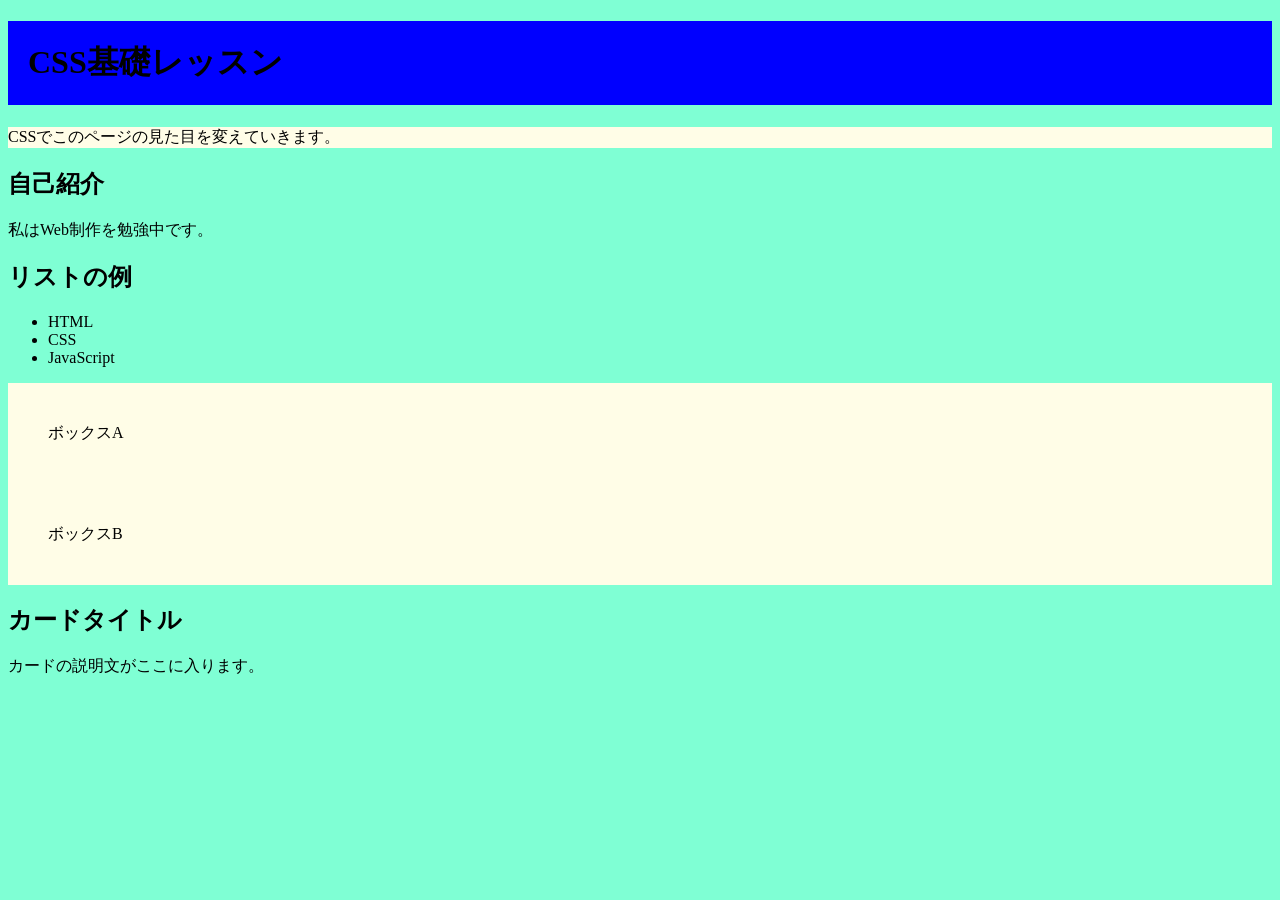
<file: exercises/lesson02/index.html>
<!doctype html>
<html lang="ja">
  <head>
    <meta charset="UTF-8" />
    <meta name="viewport" content="width=device-width, initial-scale=1.0" />
    <title>CSS基礎レッスン</title>
    <link rel="stylesheet" href="style.css" />
  </head>
  <body>
    <h1>CSS基礎レッスン</h1>
    <p class="highlight">CSSでこのページの見た目を変えていきます。</p>

    <h2>自己紹介</h2>
    <p>私はWeb制作を勉強中です。</p>

    <h2>リストの例</h2>
    <ul>
      <li>HTML</li>
      <li>CSS</li>
      <li>JavaScript</li>
    </ul>

    <div class="box">ボックスA</div>
    <div class="box">ボックスB</div>

    <div class="card">
      <h2>カードタイトル</h2>
      <p>カードの説明文がここに入ります。</p>
    </div>
  </body>
</html>
</file>
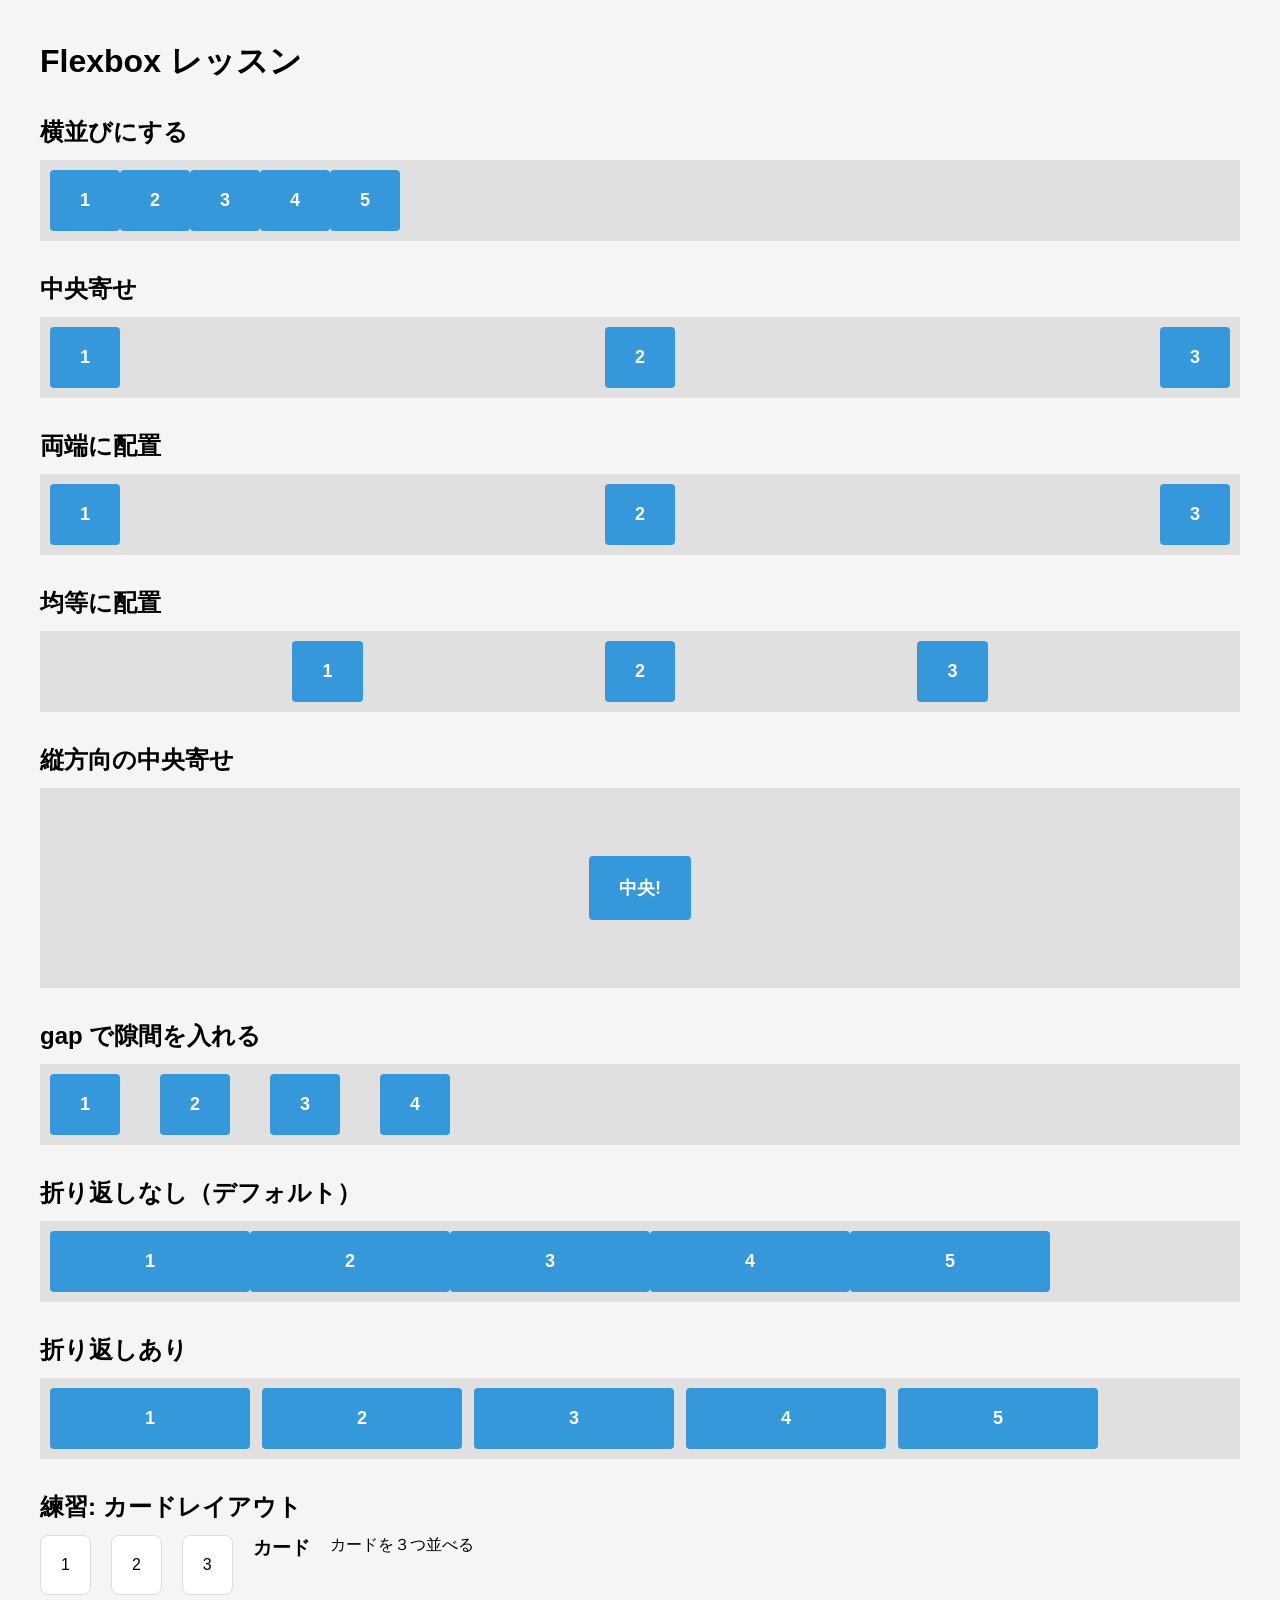
<file: exercises/lesson03/index.html>
<!doctype html>
<html lang="ja">
  <head>
    <meta charset="UTF-8" />
    <meta name="viewport" content="width=device-width, initial-scale=1.0" />
    <title>Flexboxレッスン</title>
    <link rel="stylesheet" href="style.css" />
  </head>
  <body>
    <h1>Flexbox レッスン</h1>

    <!-- Step 1: display: flex で横並び -->
    <h2>横並びにする</h2>
    <div class="container">
      <div class="item">1</div>
      <div class="item">2</div>
      <div class="item">3</div>
      <div class="item">4</div>
      <div class="item">5</div>
    </div>

    <!-- Step 2: justify-content -->
    <h2>中央寄せ</h2>
    <div class="container jc-center">
      <div class="item">1</div>
      <div class="item">2</div>
      <div class="item">3</div>
    </div>

    <h2>両端に配置</h2>
    <div class="container jc-between">
      <div class="item">1</div>
      <div class="item">2</div>
      <div class="item">3</div>
    </div>

    <h2>均等に配置</h2>
    <div class="container jc-evenly">
      <div class="item">1</div>
      <div class="item">2</div>
      <div class="item">3</div>
    </div>

    <!-- Step 3: align-items: center -->
    <h2>縦方向の中央寄せ</h2>
    <div class="container center-both">
      <div class="item">中央!</div>
    </div>

    <!-- Step 4: gap -->
    <h2>gap で隙間を入れる</h2>
    <div class="container gap-demo">
      <div class="item">1</div>
      <div class="item">2</div>
      <div class="item">3</div>
      <div class="item">4</div>
    </div>

    <!-- Step 5: flex-wrap -->
    <h2>折り返しなし（デフォルト）</h2>
    <div class="container nowrap-demo">
      <div class="item wide">1</div>
      <div class="item wide">2</div>
      <div class="item wide">3</div>
      <div class="item wide">4</div>
      <div class="item wide">5</div>
    </div>

    <h2>折り返しあり</h2>
    <div class="container wrap-demo">
      <div class="item wide">1</div>
      <div class="item wide">2</div>
      <div class="item wide">3</div>
      <div class="item wide">4</div>
      <div class="item wide">5</div>
    </div>

    <!-- 練習問題: カードを3つ横並びにしよう -->
    <h2>練習: カードレイアウト</h2>
    <div class="card-container">
      <div class="card">1</div>
      <div class="card">2</div>
      <div class="card">3</div>
      <h3>カード</h3>
      <p>カードを３つ並べる</p>
    </div>
  </body>
</html>
</file>
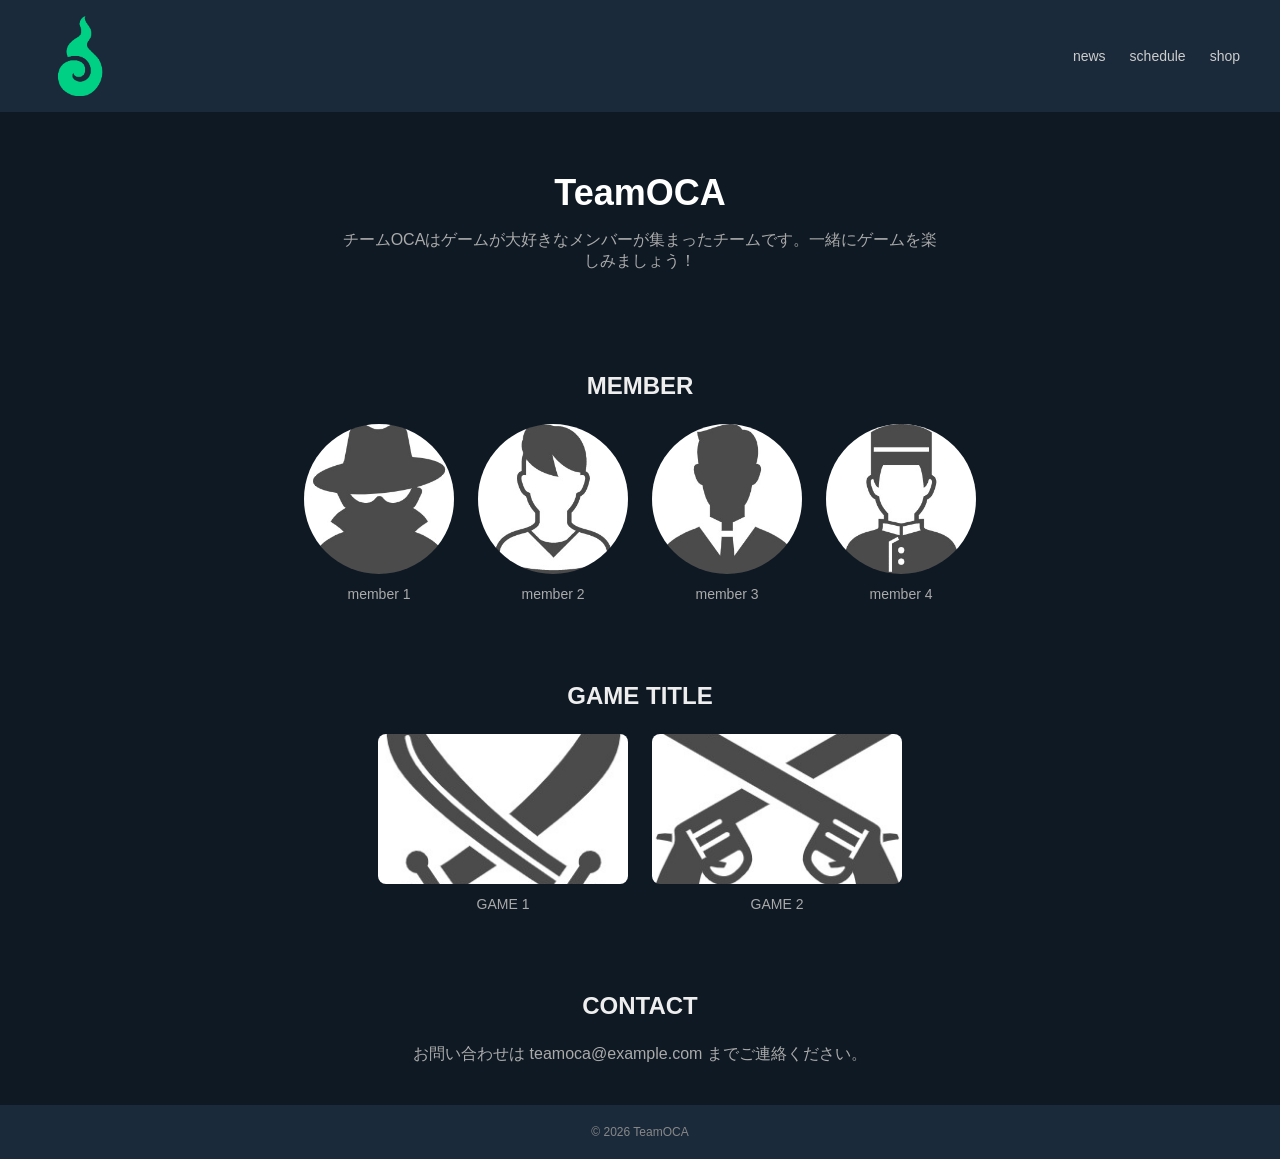
<file: exercises/lesson04/index.html>
<!doctype html>
<html lang="ja">
  <head>
    <meta charset="UTF-8" />
    <meta name="viewport" content="width=device-width, initial-scale=1.0" />
    <link rel="stylesheet" href="style.css" />
    <title>TeamOCA</title>
  </head>
  <body>
    <div class="header">
      <img src="img/logo.png" alt="TeamOCAロゴ" width="80" />
      <div class="header-nav">
        <a href="#">news</a>
        <a href="#">schedule</a>
        <a href="#">shop</a>
      </div>
    </div>
    <!-- ============================================
       ① ヘッダー
       ロゴ画像とナビゲーションリンクを横並びにしよう

       ヒント:
       - ロゴ画像: <img src="img/logo.png" alt="..." width="80">
       - ナビリンク: <a href="#">リンク名</a> を3つ（news, schedule, shop）
       - 外側の div に class="header" をつける
       - ナビ部分を <div class="header-nav"> で囲む
       ============================================ -->
    <div class="about">
      <h1>TeamOCA</h1>
      <p>
        チームOCAはゲームが大好きなメンバーが集まったチームです。一緒にゲームを楽しみましょう！
      </p>
    </div>
    <!-- ============================================
       ② Aboutセクション
       チーム名と説明文を中央に表示しよう

       ヒント:
       - <div class="about"> で囲む
       - <h1> でチーム名「TeamOCA」
       - <p> で説明文を1〜2文
       ============================================ -->
    <div class="section">
      <h2>MEMBER</h2>

      <div class="member-list">
        <div class="member">
          <img src="img/member/member_01.jpeg" alt="メンバー1" />
          <p>member 1</p>
        </div>
        <div class="member">
          <img src="img/member/member_02.jpeg" alt="メンバー2" />
          <p>member 2</p>
        </div>
        <div class="member">
          <img src="img/member/member_03.jpeg" alt="メンバー3" />
          <p>member 3</p>
        </div>
        <div class="member">
          <img src="img/member/member_04.jpeg" alt="メンバー4" />
          <p>member 4</p>
        </div>
      </div>
    </div>
    <!-- ============================================
       ③ メンバーセクション
       メンバーの画像と名前を横並びに表示しよう

       ヒント:
       - <div class="section"> で囲む
       - <h2>MEMBER</h2> で見出し
       - <div class="member-list"> の中に メンバーを並べる
       - 1人分の構造:
           <div class="member">
             <img src="img/member/member_01.jpeg" alt="メンバー1">
             <p>member 1</p>
           </div>
       - member_01 〜 member_04 の4人分を作る

       使える画像:
         img/member/member_01.jpeg
         img/member/member_02.jpeg
         img/member/member_03.jpeg
         img/member/member_04.jpeg
       ============================================ -->
    <div class="section">
      <h2>GAME TITLE</h2>
      <div class="game-list">
        <div class="game">
          <img src="img/game/game_01.jpeg" alt="ゲーム1" />
          <p>GAME 1</p>
        </div>
        <div class="game">
          <img src="img/game/game_02.jpeg" alt="ゲーム2" />
          <p>GAME 2</p>
        </div>
      </div>
    </div>

    <!-- ============================================
       ④ ゲームセクション
       ゲームの画像とタイトルを横並びに表示しよう

       ヒント:
       - ③と同じ構造で class名を変える
       - <div class="section"> → <h2>GAME TITLE</h2>
       - <div class="game-list"> の中に ゲームを並べる
       - 1つ分の構造:
           <div class="game">
             <img src="img/game/game_01.jpeg" alt="ゲーム1">
             <p>GAME 1</p>
           </div>

       使える画像:
         img/game/game_01.jpeg
         img/game/game_02.jpeg
       ============================================ -->
    <div class="section">
      <h2>CONTACT</h2>
      <p>お問い合わせは teamoca@example.com までご連絡ください。</p>
    </div>
    <!-- ============================================
       ⑤ お問い合わせセクション

       ヒント:
       - <div class="section"> で囲む
       - <h2>CONTACT</h2>
       - <p> でメールアドレスなどの連絡先を書く
       ============================================ -->
    <div class="footer">
      <p>&copy; 2026 TeamOCA</p>
    </div>
    <!-- ============================================
       ⑥ フッター

       ヒント:
       - <div class="footer"> で囲む
       - <p>&copy; 2026 TeamOCA</p>
       - &copy; は © マークになる特殊文字
       ============================================ -->
  </body>
</html>
</file>
<file: exercises/lesson02/style.css>
/* ===== Step 2: 文字の色とサイズ ===== */
/* h1 と p にスタイルを書いてみよう */
h1 {
  color: aliceblue;
}

/* ===== Step 3: 背景色 ===== */
/* body や h1 に background-color を追加しよう */
body {
  background-color: aquamarine;
}

h1 {
  color: black;
  background-color: blue;
  padding: 20px;
}
/* ===== Step 4: クラスセレクタ ===== */
/* .box にスタイルを書いてみよう */
.highlight {
  background-color: #fffde7;
}
.box {
  background-color: #fffde7;
}
/* ===== Step 5: 余白（margin, padding） ===== */
/* padding と margin を調整しよう */
.box {
  padding: 40px;
}
/* ===== Step 6: 枠線と角丸 ===== */
/* .card に border と border-radius を追加しよう */
.card {
  border-radius: 20px;
}
</file>
<file: exercises/lesson03/style.css>
/* ===== リセット・基本設定 ===== */
* {
  margin: 0;
  padding: 0;
  box-sizing: border-box;
}

body {
  padding: 40px;
  font-family: sans-serif;
  background-color: #f5f5f5;
}

h1 {
  margin-bottom: 24px;
}

h2 {
  margin-top: 32px;
  margin-bottom: 12px;
}

/* コンテナ（親要素）の見た目 */
.container {
  background-color: #e0e0e0;
  padding: 10px;
  margin-bottom: 16px;
  display: flex;
}

/* アイテム（子要素）の見た目 */
.item {
  background-color: #3498db;
  color: white;
  padding: 20px 30px;
  text-align: center;
  font-weight: bold;
  font-size: 18px;
  border-radius: 4px;
}

/* ===== Step 2: justify-content ===== */
/* ガイドに沿って .jc-center, .jc-between, .jc-evenly を書こう */
.jc-center {
  justify-content: space-between;
}
.jc-between {
  justify-content: space-between;
}
.jc-evenly {
  justify-content: space-evenly;
}

/* ===== Step 3: align-items: center ===== */
/* .center-both に justify-content, align-items, height を書こう */
.center-both {
  justify-content: center;
  align-items: center;
  height: 200px;
}
/* ===== Step 4: gap ===== */
/* .gap-demo に gap を追加しよう */
.gap-demo {
  gap: 40px;
}
/* ===== Step 5: flex-wrap ===== */
.item.wide {
  min-width: 200px;
}
.nowrap-demo {
  flex-wrap: nowrap;
}

.wrap-demo {
  flex-wrap: wrap;
  gap: 12px;
}
/* .wrap-demo に flex-wrap と gap を書こう */

/* ===== 練習問題: カードレイアウト ===== */
/* .card-container と .card のスタイルを自分で書いてみよう */
.card-container {
  display: flex;
  gap: 20px;
}

.card {
  background-color: white;
  padding: 20px;
  border: 1px solid #ddd;
  border-radius: 8px;
}
</file>
<file: exercises/lesson04/style.css>
/* =============================================
   リセット・基本設定
   =============================================
   まず最初にこれを書こう。
   ブラウザのデフォルト余白をリセットする定番の書き方です。

   ヒント:
     * { margin: 0; padding: 0; box-sizing: border-box; }
     body に background-color, color, font-family を設定
     img に max-width: 100% を設定（画像がはみ出さないように）
   ============================================= */
* {
  margin: 0;
  padding: 0;
  box-sizing: border-box;
}

body {
  font-family: sans-serif;
  background-color: #0f1923;
  color: white;
}

img {
  max-width: 100%;
}
/* =============================================
   ヘッダー
   =============================================
   ロゴとナビを横並びにして、両端に配置しよう。

   ヒント:
     .header に display: flex を指定
     justify-content: space-between → 両端に配置
     align-items: center → 縦方向の中央揃え
     padding で内側の余白をつける
     background-color で背景色をつける

     .header-nav にも display: flex + gap を指定
     → ナビリンク同士が横並びになる

     .header-nav a に color と text-decoration: none を指定
     → リンクの色を変えて下線を消す
   ============================================= */
.header {
  display: flex;
  justify-content: space-between;
  align-items: center;
  padding: 16px 40px;
  background-color: #1a2a3a;
}

.header-nav {
  display: flex;
  gap: 24px;
}

.header-nav a {
  color: #ccc;
  text-decoration: none;
  font-size: 14px;
}
/* =============================================
   Aboutセクション
   =============================================
   チーム名と説明文を中央に表示しよう。

   ヒント:
     .about に text-align: center と padding を設定
     .about h1 に font-size を設定
     .about p に color（薄めの色）を設定
   ============================================= */
.about {
  text-align: center;
  padding: 60px 40px;
}

.about h1 {
  font-size: 36px;
  margin-bottom: 16px;
}

.about p {
  color: #aaa;
  max-width: 600px;
  margin: 0 auto;
}
/* =============================================
   セクション共通
   =============================================
   メンバー・ゲーム・お問い合わせで共通のスタイル。

   ヒント:
     .section に padding を設定
     .section h2 に text-align: center, font-size, margin-bottom を設定
   ============================================= */
.section {
  padding: 40px;
}

.section h2 {
  text-align: center;
  font-size: 24px;
  margin-bottom: 24px;
  color: #eee;
}
/* =============================================
   メンバーセクション
   =============================================
   メンバーの画像と名前を横並びにしよう。

   ヒント:
     .member-list に display: flex を指定
     justify-content: center → 中央寄せ
     gap → メンバー間の隙間
     flex-wrap: wrap → 画面が狭いとき折り返す

     .member に text-align: center, width を設定

     .member img に width, height を設定
     border-radius: 50% → 画像が丸くなる！
     object-fit: cover → 画像が歪まない

     .member p に margin-top, font-size, color を設定
   ============================================= */
.member-list {
  display: flex;
  justify-content: center;
  gap: 24px;
  flex-wrap: wrap;
}

.member {
  text-align: center;
  width: 150px;
}

.member img {
  width: 150px;
  height: 150px;
  border-radius: 50%;
  object-fit: cover;
}

.member p {
  margin-top: 8px;
  font-size: 14px;
  color: #ccc;
}
/* =============================================
   ゲームセクション
   =============================================
   メンバーとほぼ同じ構造。class名を変えて書こう。

   ヒント:
     .game-list → display: flex, justify-content, gap, flex-wrap
     .game → text-align: center, width
     .game img → width, height, border-radius: 8px, object-fit: cover
     .game p → margin-top, font-size, color
   ============================================= */
.game-list {
  display: flex;
  justify-content: center;
  gap: 24px;
  flex-wrap: wrap;
}

.game {
  text-align: center;
  width: 250px;
}

.game img {
  width: 250px;
  height: 150px;
  border-radius: 8px;
  object-fit: cover;
}

.game p {
  margin-top: 8px;
  font-size: 14px;
  color: #ccc;
}
/* =============================================
   お問い合わせ
   =============================================
   ヒント:
     .section p に text-align: center と color を設定
   ============================================= */
.section p {
  text-align: center;
  color: #aaa;
}
/* =============================================
   フッター
   =============================================
   ヒント:
     .footer に text-align: center, padding, background-color を設定
     color, font-size を設定
   ============================================= */
.footer {
  text-align: center;
  padding: 20px;
  background-color: #1a2a3a;
  color: #888;
  font-size: 12px;
}
</file>
